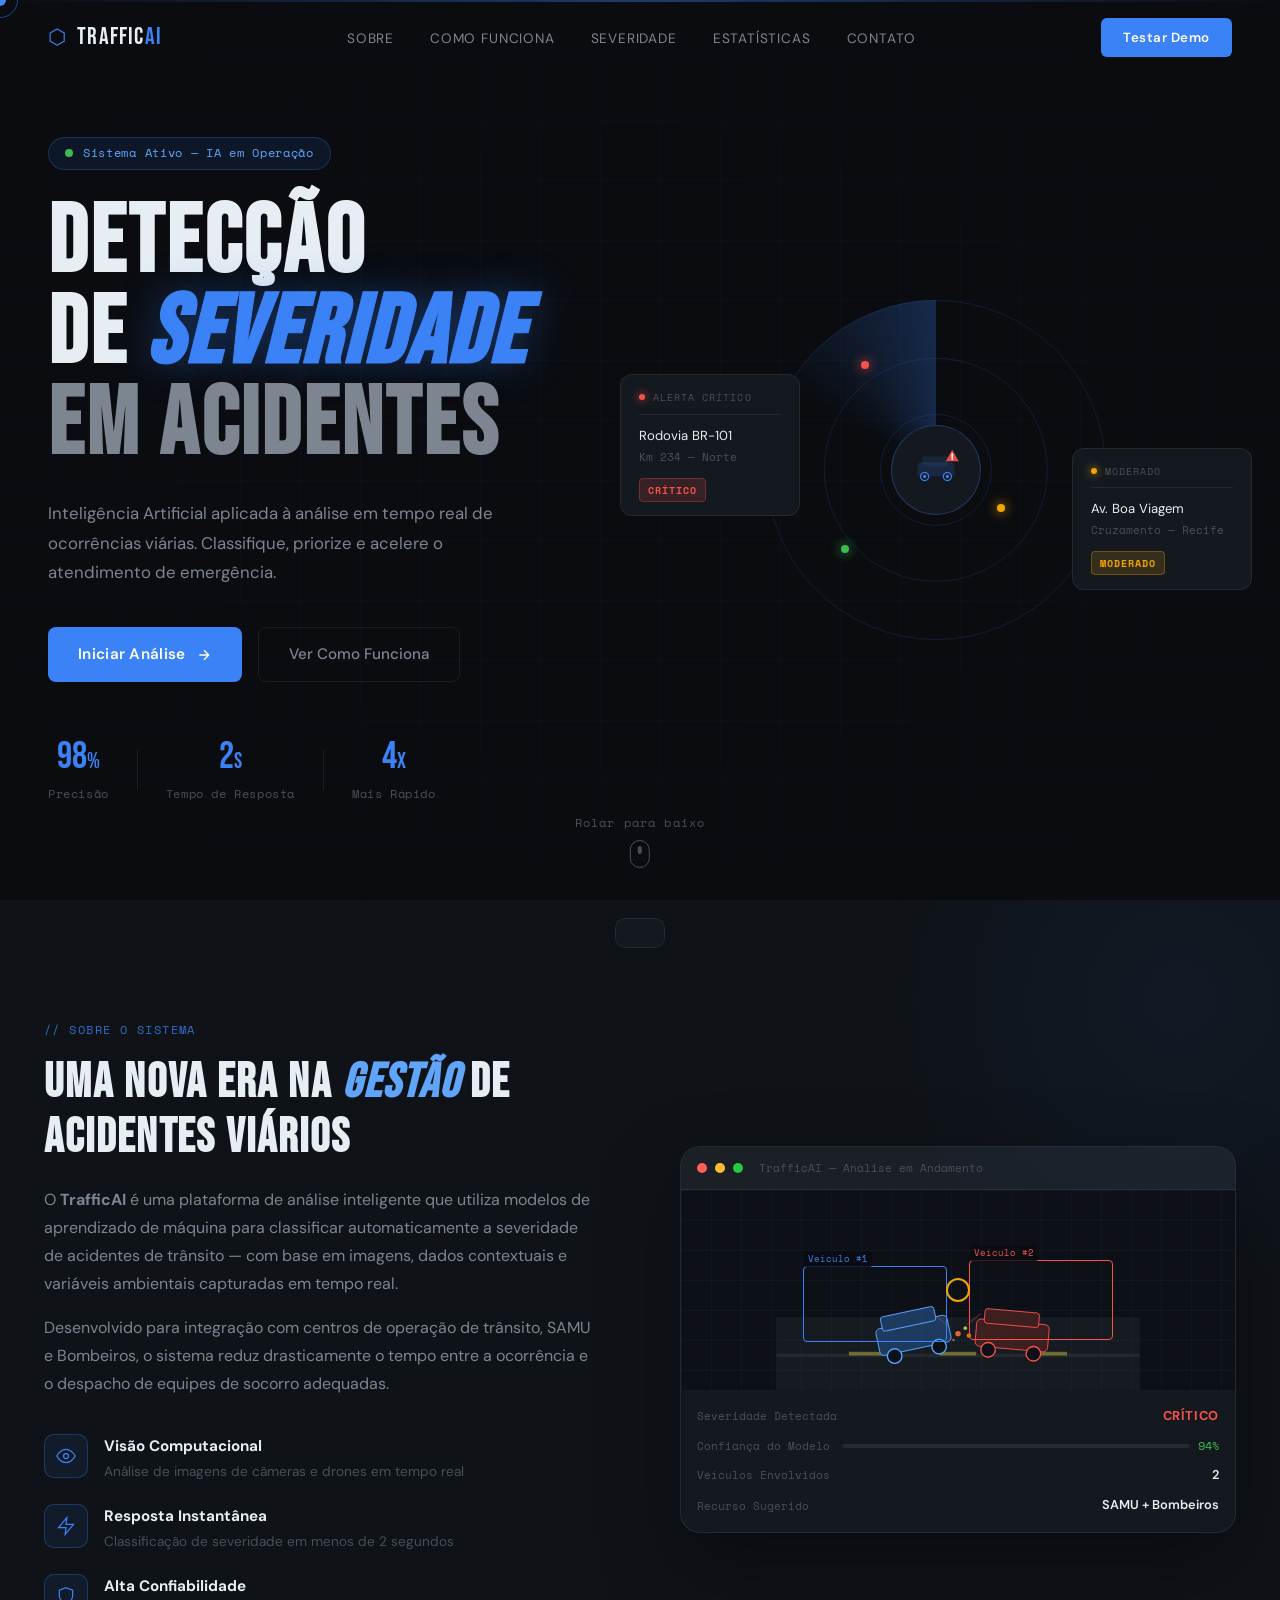
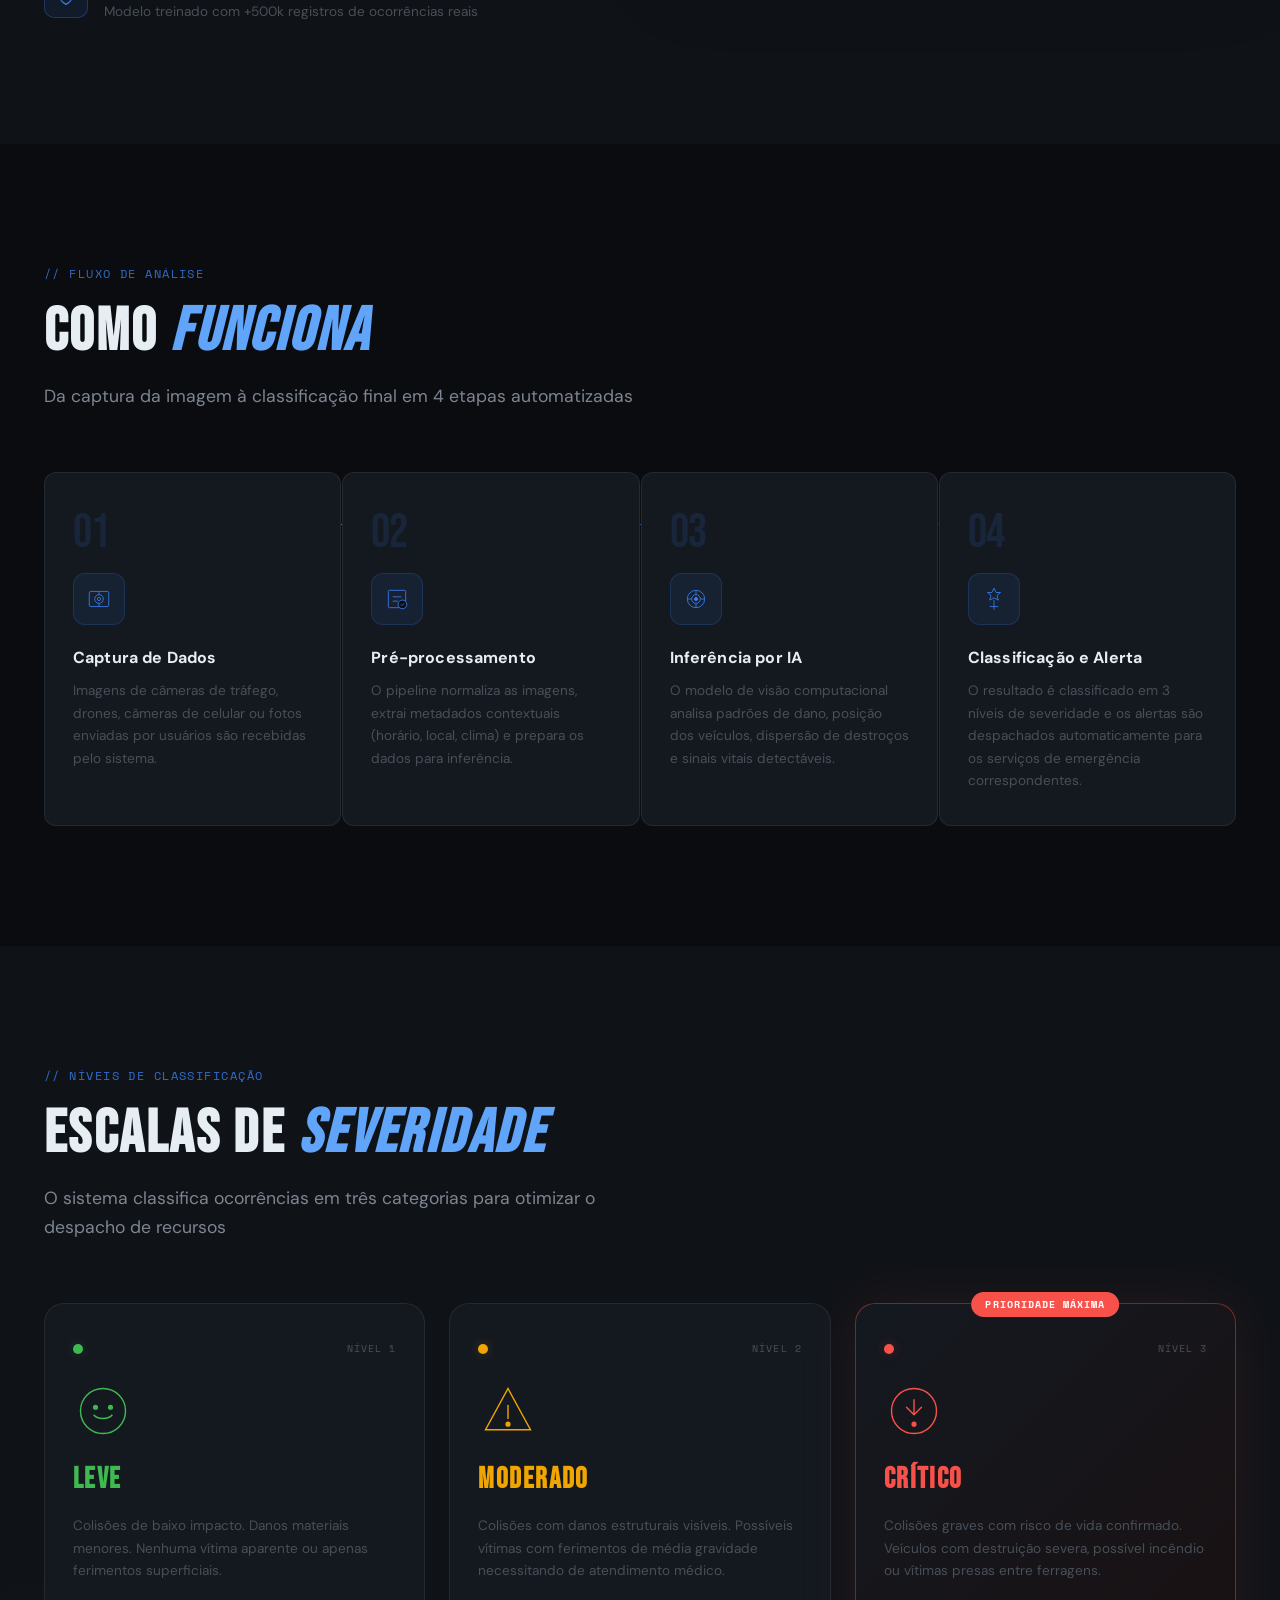
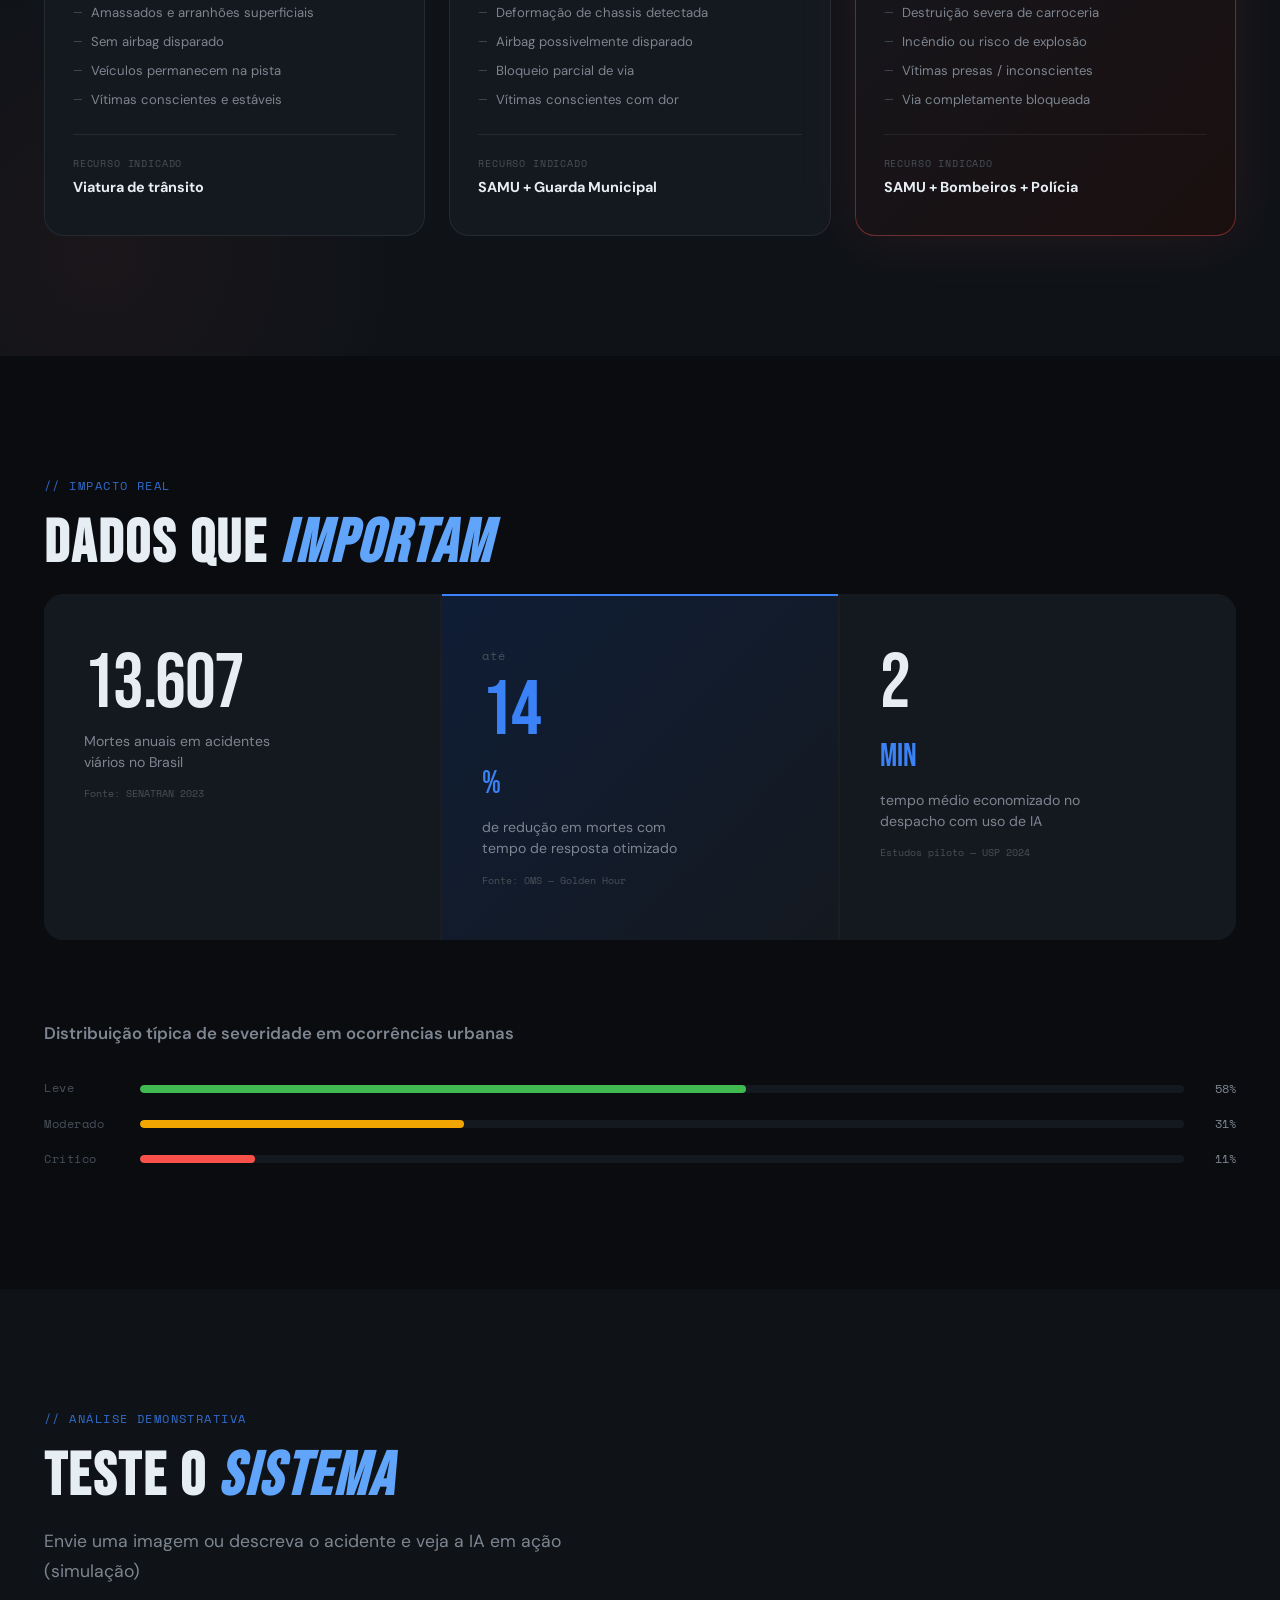
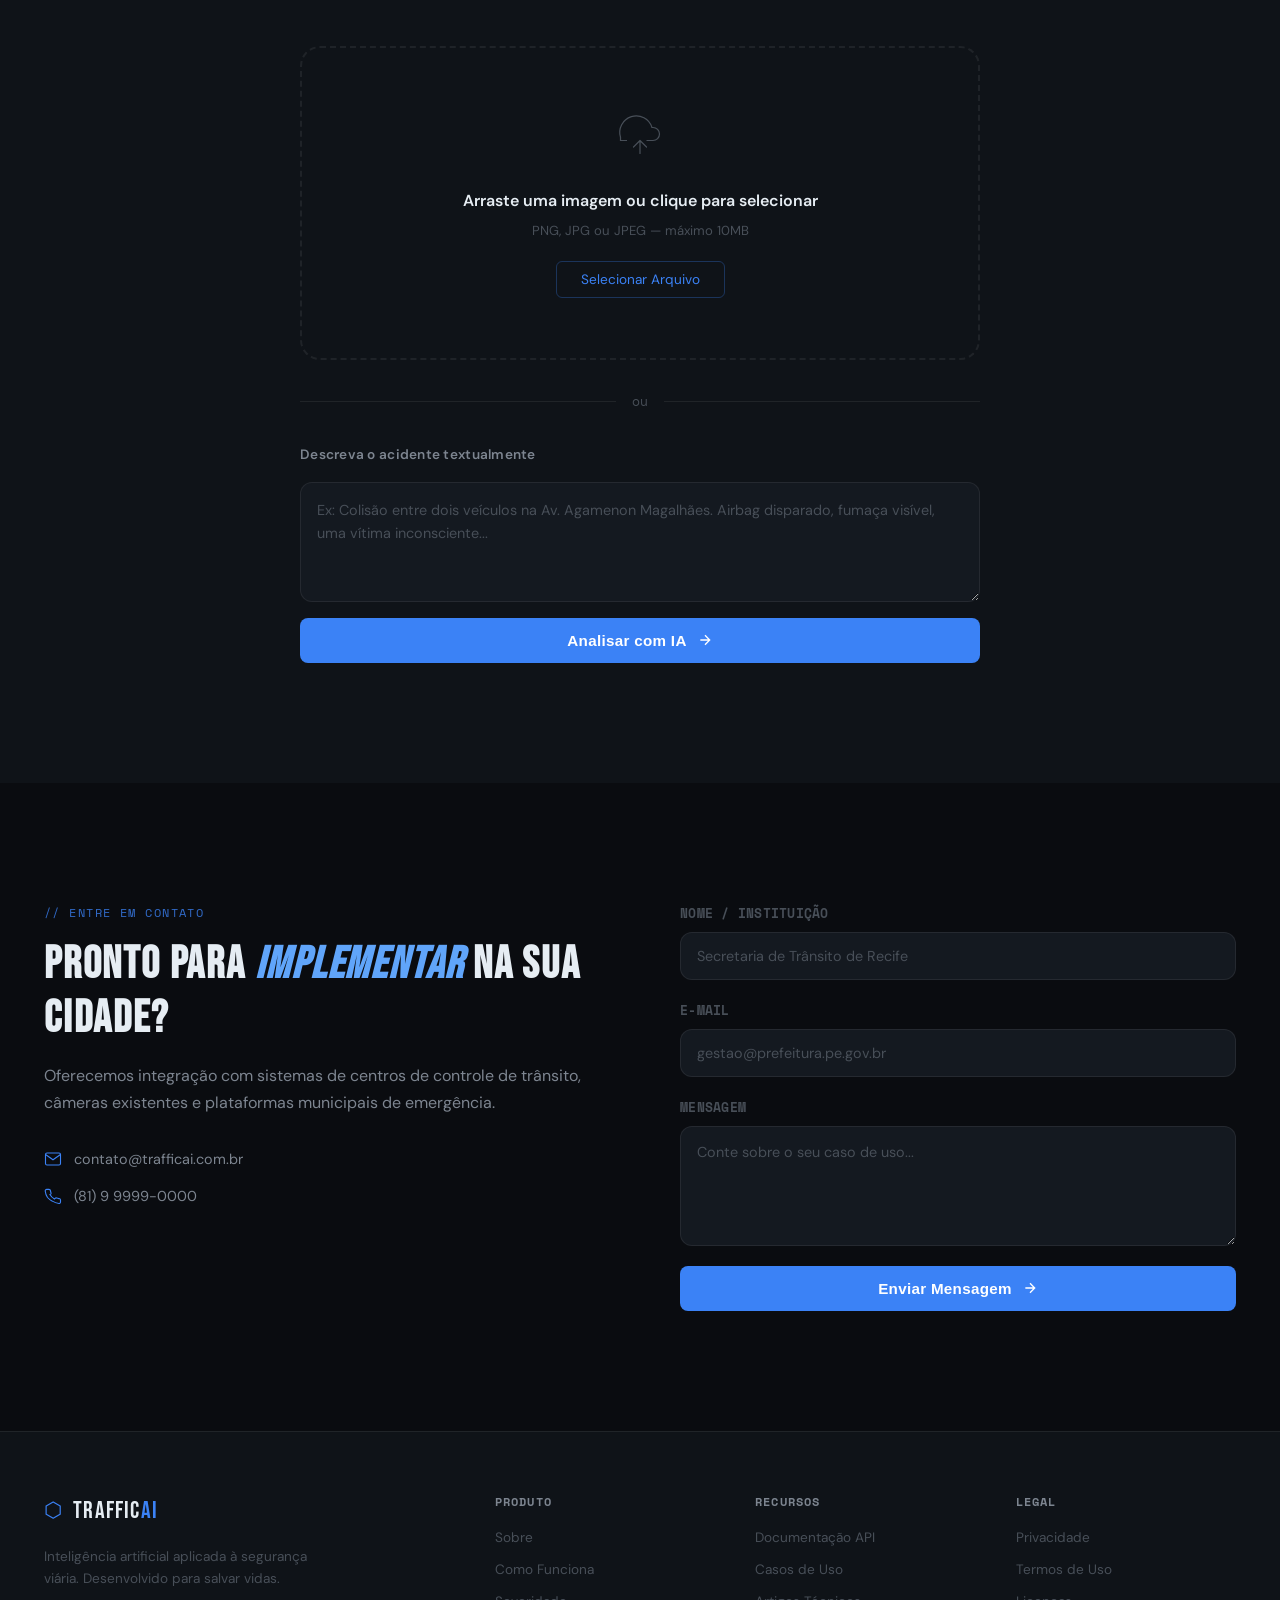
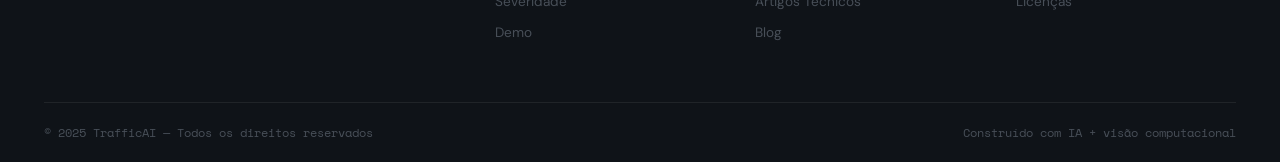
<file: Front End/index.html>
<!DOCTYPE html>
<html lang="pt-BR">
<head>
  <meta charset="UTF-8" />
  <meta name="viewport" content="width=device-width, initial-scale=1.0" />
  <title>TrafficAI — Detecção de Severidade em Acidentes</title>
  <link rel="stylesheet" href="./style.css" />
  <link rel="preconnect" href="https://fonts.googleapis.com" />
  <link rel="preconnect" href="https://fonts.gstatic.com" crossorigin />
  <link href="https://fonts.googleapis.com/css2?family=Bebas+Neue&family=DM+Sans:ital,opsz,wght@0,9..40,300;0,9..40,400;0,9..40,600;1,9..40,300&family=Space+Mono:wght@400;700&display=swap" rel="stylesheet" />
</head>
<body>

  <!-- CURSOR PERSONALIZADO -->
  <div class="cursor" id="cursor"></div>
  <div class="cursor-trail" id="cursorTrail"></div>

  <!-- NAVBAR -->
  <nav class="navbar" id="navbar">
    <div class="nav-logo">
      <span class="logo-icon">⬡</span>
      <span class="logo-text">Traffic<span class="accent">AI</span></span>
    </div>
    <ul class="nav-links">
      <li><a href="#sobre">Sobre</a></li>
      <li><a href="#como-funciona">Como Funciona</a></li>
      <li><a href="#severidade">Severidade</a></li>
      <li><a href="#estatisticas">Estatísticas</a></li>
      <li><a href="#contato">Contato</a></li>
    </ul>
    <a href="#demo" class="nav-cta">Testar Demo</a>
    <button class="hamburger" id="hamburger" aria-label="Menu">
      <span></span><span></span><span></span>
    </button>
  </nav>

  <!-- MOBILE MENU -->
  <div class="mobile-menu" id="mobileMenu">
    <ul>
      <li><a href="#sobre" onclick="closeMobileMenu()">Sobre</a></li>
      <li><a href="#como-funciona" onclick="closeMobileMenu()">Como Funciona</a></li>
      <li><a href="#severidade" onclick="closeMobileMenu()">Severidade</a></li>
      <li><a href="#estatisticas" onclick="closeMobileMenu()">Estatísticas</a></li>
      <li><a href="#contato" onclick="closeMobileMenu()">Contato</a></li>
      <li><a href="#demo" class="mobile-cta" onclick="closeMobileMenu()">Testar Demo</a></li>
    </ul>
  </div>

  <!-- ===================== HERO ===================== -->
  <section class="hero" id="inicio">
    <div class="hero-bg">
      <div class="grid-overlay"></div>
      <div class="scan-line"></div>
    </div>

    <div class="hero-content">
      <div class="hero-badge">
        <span class="badge-dot"></span>
        Sistema Ativo — IA em Operação
      </div>

      <h1 class="hero-title">
        <span class="line-1">DETECÇÃO</span>
        <span class="line-2">DE <em>SEVERIDADE</em></span>
        <span class="line-3">EM ACIDENTES</span>
      </h1>

      <p class="hero-subtitle">
        Inteligência Artificial aplicada à análise em tempo real de ocorrências viárias. 
        Classifique, priorize e acelere o atendimento de emergência.
      </p>

      <div class="hero-actions">
        <a href="#demo" class="btn-primary">
          <span>Iniciar Análise</span>
          <svg viewBox="0 0 24 24" fill="none" stroke="currentColor" stroke-width="2"><path d="M5 12h14M12 5l7 7-7 7"/></svg>
        </a>
        <a href="#como-funciona" class="btn-secondary">Ver Como Funciona</a>
      </div>

      <div class="hero-stats">
        <div class="stat-item">
          <span class="stat-number" data-target="98">0</span><span class="stat-unit">%</span>
          <span class="stat-label">Precisão</span>
        </div>
        <div class="stat-divider"></div>
        <div class="stat-item">
          <span class="stat-number" data-target="2">0</span><span class="stat-unit">s</span>
          <span class="stat-label">Tempo de Resposta</span>
        </div>
        <div class="stat-divider"></div>
        <div class="stat-item">
          <span class="stat-number" data-target="4">0</span><span class="stat-unit">x</span>
          <span class="stat-label">Mais Rápido</span>
        </div>
      </div>
    </div>

    <div class="hero-visual">
      <div class="radar-container">
        <div class="radar-ring r1"></div>
        <div class="radar-ring r2"></div>
        <div class="radar-ring r3"></div>
        <div class="radar-sweep"></div>
        <div class="radar-center">
          <div class="radar-icon">
            <svg viewBox="0 0 64 64" fill="none" xmlns="http://www.w3.org/2000/svg">
              <!-- Carro estilizado -->
              <rect x="10" y="28" width="44" height="16" rx="4" fill="var(--accent)" opacity="0.15" stroke="var(--accent)" stroke-width="1.5"/>
              <rect x="16" y="20" width="30" height="12" rx="3" fill="var(--accent)" opacity="0.1" stroke="var(--accent)" stroke-width="1.5"/>
              <circle cx="18" cy="45" r="5" fill="none" stroke="var(--accent)" stroke-width="1.5"/>
              <circle cx="46" cy="45" r="5" fill="none" stroke="var(--accent)" stroke-width="1.5"/>
              <circle cx="18" cy="45" r="2" fill="var(--accent)"/>
              <circle cx="46" cy="45" r="2" fill="var(--accent)"/>
              <!-- Sinal de alerta -->
              <path d="M52 12L60 26H44L52 12Z" fill="var(--danger)" opacity="0.9"/>
              <line x1="52" y1="17" x2="52" y2="22" stroke="white" stroke-width="2" stroke-linecap="round"/>
              <circle cx="52" cy="24" r="1" fill="white"/>
            </svg>
          </div>
        </div>
        <div class="radar-dot d1"></div>
        <div class="radar-dot d2"></div>
        <div class="radar-dot d3"></div>
      </div>

      <!-- PAINEL FLUTUANTE DE STATUS -->
      <div class="floating-panel panel-left">
        <div class="panel-header">
          <span class="panel-indicator critical"></span>
          ALERTA CRÍTICO
        </div>
        <div class="panel-body">
          <p>Rodovia BR-101</p>
          <p class="panel-location">Km 234 — Norte</p>
          <span class="severity-tag critical">CRÍTICO</span>
        </div>
      </div>

      <div class="floating-panel panel-right">
        <div class="panel-header">
          <span class="panel-indicator moderate"></span>
          MODERADO
        </div>
        <div class="panel-body">
          <p>Av. Boa Viagem</p>
          <p class="panel-location">Cruzamento — Recife</p>
          <span class="severity-tag moderate">MODERADO</span>
        </div>
      </div>
    </div>

    <div class="hero-scroll">
      <span>Rolar para baixo</span>
      <div class="scroll-arrow"></div>
    </div>
  </section>

  <!-- ===================== SOBRE ===================== -->
  <section class="sobre" id="sobre">
    <div class="container">
      <div class="section-tag">// SOBRE O SISTEMA</div>
      <div class="sobre-grid">
        <div class="sobre-text">
          <h2>Uma nova era na <em>gestão</em> de acidentes viários</h2>
          <p>
            O <strong>TrafficAI</strong> é uma plataforma de análise inteligente que utiliza modelos de aprendizado de máquina 
            para classificar automaticamente a severidade de acidentes de trânsito — com base em imagens, dados contextuais 
            e variáveis ambientais capturadas em tempo real.
          </p>
          <p>
            Desenvolvido para integração com centros de operação de trânsito, SAMU e Bombeiros, 
            o sistema reduz drasticamente o tempo entre a ocorrência e o despacho de equipes de socorro adequadas.
          </p>
          <div class="sobre-features">
            <div class="feature-item">
              <div class="feature-icon">
                <svg viewBox="0 0 24 24" fill="none" stroke="currentColor" stroke-width="1.5"><path d="M1 12s4-8 11-8 11 8 11 8-4 8-11 8-11-8-11-8z"/><circle cx="12" cy="12" r="3"/></svg>
              </div>
              <div>
                <strong>Visão Computacional</strong>
                <p>Análise de imagens de câmeras e drones em tempo real</p>
              </div>
            </div>
            <div class="feature-item">
              <div class="feature-icon">
                <svg viewBox="0 0 24 24" fill="none" stroke="currentColor" stroke-width="1.5"><polygon points="13 2 3 14 12 14 11 22 21 10 12 10 13 2"/></svg>
              </div>
              <div>
                <strong>Resposta Instantânea</strong>
                <p>Classificação de severidade em menos de 2 segundos</p>
              </div>
            </div>
            <div class="feature-item">
              <div class="feature-icon">
                <svg viewBox="0 0 24 24" fill="none" stroke="currentColor" stroke-width="1.5"><path d="M12 22s8-4 8-10V5l-8-3-8 3v7c0 6 8 10 8 10z"/></svg>
              </div>
              <div>
                <strong>Alta Confiabilidade</strong>
                <p>Modelo treinado com +500k registros de ocorrências reais</p>
              </div>
            </div>
          </div>
        </div>

        <div class="sobre-visual">
          <div class="mockup-card">
            <div class="mockup-topbar">
              <div class="dot red"></div>
              <div class="dot yellow"></div>
              <div class="dot green"></div>
              <span>TrafficAI — Análise em Andamento</span>
            </div>
            <div class="mockup-screen">
              <!-- Simulação de câmera/análise -->
              <div class="camera-feed">
                <div class="camera-overlay">
                  <div class="detection-box box1">
                    <span class="detection-label">Veículo #1</span>
                  </div>
                  <div class="detection-box box2">
                    <span class="detection-label">Veículo #2</span>
                  </div>
                  <div class="detection-circle"></div>
                </div>
                <div class="camera-grid-lines"></div>
                <!-- Cena SVG de acidente -->
                <svg class="scene-svg" viewBox="0 0 400 220" fill="none" xmlns="http://www.w3.org/2000/svg">
                  <!-- Estrada -->
                  <rect width="400" height="220" fill="#0d1117"/>
                  <rect y="140" width="400" height="80" fill="#161b22"/>
                  <rect y="180" width="400" height="4" fill="#30363d" opacity="0.5"/>
                  <!-- Faixas -->
                  <rect x="80" y="178" width="40" height="4" fill="#f0e14a" opacity="0.4"/>
                  <rect x="180" y="178" width="40" height="4" fill="#f0e14a" opacity="0.4"/>
                  <rect x="280" y="178" width="40" height="4" fill="#f0e14a" opacity="0.4"/>
                  <!-- Carro 1 (colidido, inclinado) -->
                  <g transform="rotate(-12, 150, 155)">
                    <rect x="110" y="145" width="80" height="30" rx="5" fill="#1f3a5f" stroke="#58a6ff" stroke-width="1"/>
                    <rect x="118" y="133" width="60" height="16" rx="3" fill="#1f3a5f" stroke="#58a6ff" stroke-width="1"/>
                    <circle cx="125" cy="178" r="8" fill="#0d1117" stroke="#58a6ff" stroke-width="1.5"/>
                    <circle cx="175" cy="178" r="8" fill="#0d1117" stroke="#58a6ff" stroke-width="1.5"/>
                  </g>
                  <!-- Carro 2 (colisão frontal) -->
                  <g transform="rotate(5, 260, 155)">
                    <rect x="220" y="145" width="80" height="30" rx="5" fill="#3d1f1f" stroke="#f85149" stroke-width="1"/>
                    <rect x="228" y="133" width="60" height="16" rx="3" fill="#3d1f1f" stroke="#f85149" stroke-width="1"/>
                    <circle cx="235" cy="178" r="8" fill="#0d1117" stroke="#f85149" stroke-width="1.5"/>
                    <circle cx="285" cy="178" r="8" fill="#0d1117" stroke="#f85149" stroke-width="1.5"/>
                  </g>
                  <!-- Faíscas / detritos -->
                  <circle cx="200" cy="158" r="3" fill="#ff6b35" opacity="0.9"/>
                  <circle cx="208" cy="152" r="2" fill="#f0e14a" opacity="0.8"/>
                  <circle cx="195" cy="165" r="1.5" fill="#ff6b35" opacity="0.7"/>
                  <circle cx="212" cy="160" r="2.5" fill="#ff9500" opacity="0.8"/>
                  <!-- Linhas de impacto -->
                  <line x1="190" y1="150" x2="175" y2="138" stroke="#f85149" stroke-width="1" opacity="0.5"/>
                  <line x1="210" y1="148" x2="225" y2="136" stroke="#f85149" stroke-width="1" opacity="0.5"/>
                </svg>
              </div>
              <div class="mockup-results">
                <div class="result-row">
                  <span class="result-label">Severidade Detectada</span>
                  <span class="result-value critical-text">CRÍTICO</span>
                </div>
                <div class="result-row">
                  <span class="result-label">Confiança do Modelo</span>
                  <div class="confidence-bar">
                    <div class="confidence-fill" style="width: 94%"></div>
                    <span>94%</span>
                  </div>
                </div>
                <div class="result-row">
                  <span class="result-label">Veículos Envolvidos</span>
                  <span class="result-value">2</span>
                </div>
                <div class="result-row">
                  <span class="result-label">Recurso Sugerido</span>
                  <span class="result-value">SAMU + Bombeiros</span>
                </div>
              </div>
            </div>
          </div>
        </div>
      </div>
    </div>
  </section>

  <!-- ===================== COMO FUNCIONA ===================== -->
  <section class="como-funciona" id="como-funciona">
    <div class="container">
      <div class="section-tag">// FLUXO DE ANÁLISE</div>
      <h2 class="section-title">Como <em>funciona</em></h2>
      <p class="section-subtitle">Da captura da imagem à classificação final em 4 etapas automatizadas</p>

      <div class="steps-container">
        <div class="step-connector"></div>

        <div class="step-card" data-step="01">
          <div class="step-number">01</div>
          <div class="step-icon-wrap">
            <svg viewBox="0 0 48 48" fill="none" stroke="currentColor" stroke-width="1.5">
              <rect x="6" y="10" width="36" height="28" rx="3"/>
              <circle cx="24" cy="24" r="8"/>
              <circle cx="24" cy="24" r="3"/>
              <line x1="24" y1="10" x2="24" y2="16"/>
              <line x1="24" y1="32" x2="24" y2="38"/>
            </svg>
          </div>
          <h3>Captura de Dados</h3>
          <p>Imagens de câmeras de tráfego, drones, câmeras de celular ou fotos enviadas por usuários são recebidas pelo sistema.</p>
        </div>

        <div class="step-card" data-step="02">
          <div class="step-number">02</div>
          <div class="step-icon-wrap">
            <svg viewBox="0 0 48 48" fill="none" stroke="currentColor" stroke-width="1.5">
              <rect x="8" y="8" width="32" height="32" rx="2"/>
              <path d="M16 20h16M16 28h10"/>
              <circle cx="34" cy="34" r="8" fill="var(--bg-primary)" stroke="var(--accent)"/>
              <path d="M31 34l2 2 4-4" stroke="var(--accent)"/>
            </svg>
          </div>
          <h3>Pré-processamento</h3>
          <p>O pipeline normaliza as imagens, extrai metadados contextuais (horário, local, clima) e prepara os dados para inferência.</p>
        </div>

        <div class="step-card" data-step="03">
          <div class="step-number">03</div>
          <div class="step-icon-wrap">
            <svg viewBox="0 0 48 48" fill="none" stroke="currentColor" stroke-width="1.5">
              <circle cx="24" cy="24" r="16"/>
              <circle cx="24" cy="24" r="8"/>
              <line x1="8" y1="24" x2="16" y2="24"/>
              <line x1="32" y1="24" x2="40" y2="24"/>
              <line x1="24" y1="8" x2="24" y2="16"/>
              <line x1="24" y1="32" x2="24" y2="40"/>
              <circle cx="24" cy="24" r="3" fill="var(--accent)"/>
            </svg>
          </div>
          <h3>Inferência por IA</h3>
          <p>O modelo de visão computacional analisa padrões de dano, posição dos veículos, dispersão de destroços e sinais vitais detectáveis.</p>
        </div>

        <div class="step-card" data-step="04">
          <div class="step-number">04</div>
          <div class="step-icon-wrap">
            <svg viewBox="0 0 48 48" fill="none" stroke="currentColor" stroke-width="1.5">
              <path d="M24 4l4 8h8l-6.5 5.5 2.5 8.5L24 22l-8 4 2.5-8.5L12 12h8z"/>
              <path d="M24 26v18M16 38h16"/>
            </svg>
          </div>
          <h3>Classificação e Alerta</h3>
          <p>O resultado é classificado em 3 níveis de severidade e os alertas são despachados automaticamente para os serviços de emergência correspondentes.</p>
        </div>
      </div>
    </div>
  </section>

  <!-- ===================== SEVERIDADE ===================== -->
  <section class="severidade" id="severidade">
    <div class="container">
      <div class="section-tag">// NÍVEIS DE CLASSIFICAÇÃO</div>
      <h2 class="section-title">Escalas de <em>Severidade</em></h2>
      <p class="section-subtitle">O sistema classifica ocorrências em três categorias para otimizar o despacho de recursos</p>

      <div class="severity-cards">

        <div class="sev-card leve">
          <div class="sev-header">
            <div class="sev-indicator leve-indicator"></div>
            <span class="sev-tag">NÍVEL 1</span>
          </div>
          <div class="sev-icon">
            <svg viewBox="0 0 64 64" fill="none" stroke="currentColor" stroke-width="1.5">
              <circle cx="32" cy="32" r="24"/>
              <path d="M22 36s3 4 10 4 10-4 10-4"/>
              <circle cx="24" cy="28" r="2" fill="currentColor"/>
              <circle cx="40" cy="28" r="2" fill="currentColor"/>
            </svg>
          </div>
          <h3>Leve</h3>
          <p>Colisões de baixo impacto. Danos materiais menores. Nenhuma vítima aparente ou apenas ferimentos superficiais.</p>
          <ul class="sev-criteria">
            <li>Amassados e arranhões superficiais</li>
            <li>Sem airbag disparado</li>
            <li>Veículos permanecem na pista</li>
            <li>Vítimas conscientes e estáveis</li>
          </ul>
          <div class="sev-action">
            <span class="action-label">Recurso Indicado</span>
            <span class="action-value">Viatura de trânsito</span>
          </div>
        </div>

        <div class="sev-card moderado">
          <div class="sev-header">
            <div class="sev-indicator moderado-indicator"></div>
            <span class="sev-tag">NÍVEL 2</span>
          </div>
          <div class="sev-icon">
            <svg viewBox="0 0 64 64" fill="none" stroke="currentColor" stroke-width="1.5">
              <path d="M32 8L56 52H8L32 8Z"/>
              <line x1="32" y1="26" x2="32" y2="40" stroke-linecap="round"/>
              <circle cx="32" cy="46" r="2" fill="currentColor"/>
            </svg>
          </div>
          <h3>Moderado</h3>
          <p>Colisões com danos estruturais visíveis. Possíveis vítimas com ferimentos de média gravidade necessitando de atendimento médico.</p>
          <ul class="sev-criteria">
            <li>Deformação de chassis detectada</li>
            <li>Airbag possivelmente disparado</li>
            <li>Bloqueio parcial de via</li>
            <li>Vítimas conscientes com dor</li>
          </ul>
          <div class="sev-action">
            <span class="action-label">Recurso Indicado</span>
            <span class="action-value">SAMU + Guarda Municipal</span>
          </div>
        </div>

        <div class="sev-card critico featured">
          <div class="featured-badge">PRIORIDADE MÁXIMA</div>
          <div class="sev-header">
            <div class="sev-indicator critico-indicator"></div>
            <span class="sev-tag">NÍVEL 3</span>
          </div>
          <div class="sev-icon">
            <svg viewBox="0 0 64 64" fill="none" stroke="currentColor" stroke-width="1.5">
              <circle cx="32" cy="32" r="24"/>
              <path d="M32 20v14M40 28l-8 8-8-8" stroke-linecap="round" stroke-linejoin="round"/>
              <circle cx="32" cy="46" r="2" fill="currentColor"/>
            </svg>
          </div>
          <h3>Crítico</h3>
          <p>Colisões graves com risco de vida confirmado. Veículos com destruição severa, possível incêndio ou vítimas presas entre ferragens.</p>
          <ul class="sev-criteria">
            <li>Destruição severa de carroceria</li>
            <li>Incêndio ou risco de explosão</li>
            <li>Vítimas presas / inconscientes</li>
            <li>Via completamente bloqueada</li>
          </ul>
          <div class="sev-action">
            <span class="action-label">Recurso Indicado</span>
            <span class="action-value">SAMU + Bombeiros + Polícia</span>
          </div>
        </div>

      </div>
    </div>
  </section>

  <!-- ===================== ESTATÍSTICAS ===================== -->
  <section class="estatisticas" id="estatisticas">
    <div class="container">
      <div class="section-tag">// IMPACTO REAL</div>
      <h2 class="section-title">Dados que <em>importam</em></h2>

      <div class="stats-grid">
        <div class="big-stat">
          <span class="big-number" data-target="37800">0</span>
          <span class="big-label">Mortes anuais em acidentes viários no Brasil</span>
          <span class="big-source">Fonte: SENATRAN 2023</span>
        </div>
        <div class="big-stat highlight">
          <span class="big-prefix">até</span>
          <span class="big-number" data-target="40">0</span><span class="big-suffix">%</span>
          <span class="big-label">de redução em mortes com tempo de resposta otimizado</span>
          <span class="big-source">Fonte: OMS — Golden Hour</span>
        </div>
        <div class="big-stat">
          <span class="big-number" data-target="8">0</span><span class="big-suffix">min</span>
          <span class="big-label">tempo médio economizado no despacho com uso de IA</span>
          <span class="big-source">Estudos piloto — USP 2024</span>
        </div>
      </div>

      <div class="impact-bar-section">
        <h3>Distribuição típica de severidade em ocorrências urbanas</h3>
        <div class="impact-bars">
          <div class="impact-bar-row">
            <span class="bar-label">Leve</span>
            <div class="bar-track">
              <div class="bar-fill leve-fill" data-width="58"></div>
            </div>
            <span class="bar-pct">58%</span>
          </div>
          <div class="impact-bar-row">
            <span class="bar-label">Moderado</span>
            <div class="bar-track">
              <div class="bar-fill mod-fill" data-width="31"></div>
            </div>
            <span class="bar-pct">31%</span>
          </div>
          <div class="impact-bar-row">
            <span class="bar-label">Crítico</span>
            <div class="bar-track">
              <div class="bar-fill crit-fill" data-width="11"></div>
            </div>
            <span class="bar-pct">11%</span>
          </div>
        </div>
      </div>
    </div>
  </section>

  <!-- ===================== DEMO UPLOAD ===================== -->
  <section class="demo" id="demo">
    <div class="container">
      <div class="section-tag">// ANÁLISE DEMONSTRATIVA</div>
      <h2 class="section-title">Teste o <em>Sistema</em></h2>
      <p class="section-subtitle">Envie uma imagem ou descreva o acidente e veja a IA em ação (simulação)</p>

      <div class="demo-wrapper">
        <div class="upload-area" id="uploadArea">
          <div class="upload-icon">
            <svg viewBox="0 0 64 64" fill="none" stroke="currentColor" stroke-width="1.5">
              <path d="M40 40H48a8 8 0 000-16h-1.26A16 16 0 108 36v4h8"/>
              <path d="M32 40v16M24 48l8-8 8 8" stroke-linecap="round" stroke-linejoin="round"/>
            </svg>
          </div>
          <p class="upload-title">Arraste uma imagem ou clique para selecionar</p>
          <p class="upload-sub">PNG, JPG ou JPEG — máximo 10MB</p>
          <input type="file" id="fileInput" accept="image/*" hidden />
          <button class="btn-upload" onclick="document.getElementById('fileInput').click()">Selecionar Arquivo</button>
        </div>

        <div class="demo-divider"><span>ou</span></div>

        <div class="demo-form">
          <label>Descreva o acidente textualmente</label>
          <textarea id="descInput" placeholder="Ex: Colisão entre dois veículos na Av. Agamenon Magalhães. Airbag disparado, fumaça visível, uma vítima inconsciente..."></textarea>
          <button class="btn-primary full-width" id="analyzeBtn" onclick="runDemo()">
            <span>Analisar com IA</span>
            <svg viewBox="0 0 24 24" fill="none" stroke="currentColor" stroke-width="2"><path d="M5 12h14M12 5l7 7-7 7"/></svg>
          </button>
        </div>

        <!-- RESULTADO DA DEMO -->
        <div class="demo-result" id="demoResult" style="display:none;">
          <div class="result-header">
            <span class="result-title">Resultado da Análise</span>
            <span class="result-time" id="resultTime"></span>
          </div>
          <div class="result-body">
            <div class="result-severity" id="resultSeverity"></div>
            <div class="result-details">
              <div class="detail-item">
                <span class="detail-label">Confiança</span>
                <div class="detail-bar"><div class="detail-fill" id="confBar"></div></div>
                <span class="detail-pct" id="confPct"></span>
              </div>
              <div class="detail-item">
                <span class="detail-label">Recurso sugerido</span>
                <span class="detail-val" id="suggestedResource"></span>
              </div>
              <div class="detail-item">
                <span class="detail-label">Tempo de análise</span>
                <span class="detail-val" id="analysisTime"></span>
              </div>
            </div>
          </div>
          <p class="result-disclaimer">⚠️ Este é um resultado simulado para fins de demonstração. Nenhuma IA real foi executada.</p>
        </div>
      </div>
    </div>
  </section>

  <!-- ===================== CONTATO ===================== -->
  <section class="contato" id="contato">
    <div class="container">
      <div class="contato-inner">
        <div class="contato-text">
          <div class="section-tag">// ENTRE EM CONTATO</div>
          <h2>Pronto para <em>implementar</em> na sua cidade?</h2>
          <p>
            Oferecemos integração com sistemas de centros de controle de trânsito, 
            câmeras existentes e plataformas municipais de emergência.
          </p>
          <div class="contato-info">
            <a href="mailto:contato@trafficai.com.br" class="info-link">
              <svg viewBox="0 0 24 24" fill="none" stroke="currentColor" stroke-width="1.5"><path d="M4 4h16c1.1 0 2 .9 2 2v12c0 1.1-.9 2-2 2H4c-1.1 0-2-.9-2-2V6c0-1.1.9-2 2-2z"/><polyline points="22,6 12,13 2,6"/></svg>
              contato@trafficai.com.br
            </a>
            <a href="tel:+5581999990000" class="info-link">
              <svg viewBox="0 0 24 24" fill="none" stroke="currentColor" stroke-width="1.5"><path d="M22 16.92v3a2 2 0 01-2.18 2 19.79 19.79 0 01-8.63-3.07A19.5 19.5 0 014.69 14a19.79 19.79 0 01-3.07-8.67A2 2 0 013.6 3.18h3a2 2 0 012 1.72c.127.96.361 1.903.7 2.81a2 2 0 01-.45 2.11L7.91 10.1a16 16 0 006 6l.91-.91a2 2 0 012.11-.45c.907.339 1.85.573 2.81.7A2 2 0 0122 17.42v-.5z"/></svg>
              (81) 9 9999-0000
            </a>
          </div>
        </div>
        <div class="contato-form">
          <div class="form-group">
            <label>Nome / Instituição</label>
            <input type="text" placeholder="Secretaria de Trânsito de Recife" />
          </div>
          <div class="form-group">
            <label>E-mail</label>
            <input type="email" placeholder="gestao@prefeitura.pe.gov.br" />
          </div>
          <div class="form-group">
            <label>Mensagem</label>
            <textarea placeholder="Conte sobre o seu caso de uso..."></textarea>
          </div>
          <button class="btn-primary full-width" onclick="submitContact()">
            <span>Enviar Mensagem</span>
            <svg viewBox="0 0 24 24" fill="none" stroke="currentColor" stroke-width="2"><path d="M5 12h14M12 5l7 7-7 7"/></svg>
          </button>
        </div>
      </div>
    </div>
  </section>

  <!-- ===================== FOOTER ===================== -->
  <footer class="footer">
    <div class="container">
      <div class="footer-top">
        <div class="footer-brand">
          <div class="nav-logo">
            <span class="logo-icon">⬡</span>
            <span class="logo-text">Traffic<span class="accent">AI</span></span>
          </div>
          <p>Inteligência artificial aplicada à segurança viária. Desenvolvido para salvar vidas.</p>
        </div>
        <div class="footer-links">
          <div class="footer-col">
            <h4>Produto</h4>
            <a href="#sobre">Sobre</a>
            <a href="#como-funciona">Como Funciona</a>
            <a href="#severidade">Severidade</a>
            <a href="#demo">Demo</a>
          </div>
          <div class="footer-col">
            <h4>Recursos</h4>
            <a href="#">Documentação API</a>
            <a href="#">Casos de Uso</a>
            <a href="#">Artigos Técnicos</a>
            <a href="#">Blog</a>
          </div>
          <div class="footer-col">
            <h4>Legal</h4>
            <a href="#">Privacidade</a>
            <a href="#">Termos de Uso</a>
            <a href="#">Licenças</a>
          </div>
        </div>
      </div>
      <div class="footer-bottom">
        <span>© 2025 TrafficAI — Todos os direitos reservados</span>
        <span class="footer-tech">Construído com IA + visão computacional</span>
      </div>
    </div>
  </footer>

  <!-- TOAST NOTIFICATION -->
  <div class="toast" id="toast"></div>

  <script src="./script.js"></script>
</body>
</html>
</file>
<file: Front End/style.css>
/* ==========================================
   TRAFFICAI — STYLESHEET
   ========================================== */

/* ---- RESET & BASE ---- */
*, *::before, *::after {
  box-sizing: border-box;
  margin: 0;
  padding: 0;
}

:root {
  --bg-primary: #0a0c10;
  --bg-secondary: #0f1318;
  --bg-card: #141920;
  --bg-card-hover: #1a2130;

  --accent: #3b82f6;
  --accent-light: #60a5fa;
  --accent-glow: rgba(59, 130, 246, 0.25);

  --danger: #f85149;
  --danger-glow: rgba(248, 81, 73, 0.25);

  --warning: #f0a500;
  --warning-glow: rgba(240, 165, 0, 0.25);

  --success: #3fb950;
  --success-glow: rgba(63, 185, 80, 0.2);

  --text-primary: #e6edf3;
  --text-secondary: #7d8590;
  --text-muted: #484f58;

  --border: rgba(255,255,255,0.07);
  --border-accent: rgba(59, 130, 246, 0.3);

  --font-display: 'Bebas Neue', sans-serif;
  --font-body: 'DM Sans', sans-serif;
  --font-mono: 'Space Mono', monospace;

  --radius: 12px;
  --radius-lg: 20px;
  --transition: 0.3s cubic-bezier(0.25, 0.8, 0.25, 1);
}

html { scroll-behavior: smooth; font-size: 16px; }

body {
  background: var(--bg-primary);
  color: var(--text-primary);
  font-family: var(--font-body);
  line-height: 1.6;
  cursor: none;
  overflow-x: hidden;
}

a { text-decoration: none; color: inherit; }
ul { list-style: none; }
img { max-width: 100%; display: block; }

em {
  font-style: italic;
  color: var(--accent-light);
}

.container {
  max-width: 1240px;
  margin: 0 auto;
  padding: 0 24px;
}

/* ==========================================
   CURSOR PERSONALIZADO
   ========================================== */
.cursor {
  width: 12px;
  height: 12px;
  background: var(--accent);
  border-radius: 50%;
  position: fixed;
  pointer-events: none;
  z-index: 9999;
  transform: translate(-50%, -50%);
  transition: transform 0.1s, background 0.2s;
  mix-blend-mode: screen;
}

.cursor-trail {
  width: 36px;
  height: 36px;
  border: 1.5px solid rgba(59, 130, 246, 0.5);
  border-radius: 50%;
  position: fixed;
  pointer-events: none;
  z-index: 9998;
  transform: translate(-50%, -50%);
  transition: left 0.12s ease-out, top 0.12s ease-out;
}

body:hover .cursor { opacity: 1; }

/* ==========================================
   NAVBAR
   ========================================== */
.navbar {
  position: fixed;
  top: 0; left: 0; right: 0;
  z-index: 1000;
  display: flex;
  align-items: center;
  justify-content: space-between;
  padding: 18px 48px;
  background: transparent;
  transition: background var(--transition), backdrop-filter var(--transition), border-bottom var(--transition);
}

.navbar.scrolled {
  background: rgba(10, 12, 16, 0.88);
  backdrop-filter: blur(20px);
  border-bottom: 1px solid var(--border);
}

.nav-logo {
  display: flex;
  align-items: center;
  gap: 10px;
  font-family: var(--font-display);
  font-size: 1.5rem;
  letter-spacing: 0.05em;
}

.logo-icon {
  color: var(--accent);
  font-size: 1.3rem;
  animation: spin-slow 8s linear infinite;
}

@keyframes spin-slow {
  from { transform: rotate(0deg); }
  to { transform: rotate(360deg); }
}

.accent { color: var(--accent); }

.nav-links {
  display: flex;
  gap: 36px;
}

.nav-links a {
  font-size: 0.85rem;
  font-weight: 400;
  color: var(--text-secondary);
  letter-spacing: 0.06em;
  text-transform: uppercase;
  transition: color var(--transition);
  position: relative;
}

.nav-links a::after {
  content: '';
  position: absolute;
  bottom: -4px; left: 0;
  width: 0; height: 1px;
  background: var(--accent);
  transition: width var(--transition);
}

.nav-links a:hover { color: var(--text-primary); }
.nav-links a:hover::after { width: 100%; }

.nav-cta {
  background: var(--accent);
  color: #fff;
  padding: 9px 22px;
  border-radius: 6px;
  font-size: 0.83rem;
  font-weight: 600;
  letter-spacing: 0.04em;
  transition: background var(--transition), transform var(--transition), box-shadow var(--transition);
}

.nav-cta:hover {
  background: var(--accent-light);
  transform: translateY(-1px);
  box-shadow: 0 4px 20px var(--accent-glow);
}

.hamburger {
  display: none;
  flex-direction: column;
  gap: 5px;
  background: none;
  border: none;
  cursor: pointer;
  padding: 4px;
}

.hamburger span {
  display: block;
  width: 24px;
  height: 2px;
  background: var(--text-primary);
  transition: var(--transition);
}

.hamburger.active span:nth-child(1) { transform: translateY(7px) rotate(45deg); }
.hamburger.active span:nth-child(2) { opacity: 0; }
.hamburger.active span:nth-child(3) { transform: translateY(-7px) rotate(-45deg); }

/* MOBILE MENU */
.mobile-menu {
  position: fixed;
  top: 0; left: 0; right: 0; bottom: 0;
  background: var(--bg-primary);
  z-index: 999;
  display: flex;
  align-items: center;
  justify-content: center;
  opacity: 0;
  pointer-events: none;
  transition: opacity var(--transition);
}

.mobile-menu.open {
  opacity: 1;
  pointer-events: all;
}

.mobile-menu ul {
  display: flex;
  flex-direction: column;
  gap: 28px;
  text-align: center;
}

.mobile-menu a {
  font-family: var(--font-display);
  font-size: 2.2rem;
  letter-spacing: 0.08em;
  color: var(--text-primary);
  transition: color var(--transition);
}

.mobile-menu a:hover { color: var(--accent); }

.mobile-cta {
  background: var(--accent) !important;
  padding: 12px 40px;
  border-radius: 8px;
  font-size: 1.5rem !important;
}

/* ==========================================
   SECTION SHARED
   ========================================== */
.section-tag {
  font-family: var(--font-mono);
  font-size: 0.75rem;
  color: var(--accent);
  letter-spacing: 0.12em;
  text-transform: uppercase;
  margin-bottom: 16px;
  opacity: 0.8;
}

.section-title {
  font-family: var(--font-display);
  font-size: clamp(2.2rem, 5vw, 3.8rem);
  letter-spacing: 0.04em;
  color: var(--text-primary);
  line-height: 1.1;
  margin-bottom: 16px;
}

.section-subtitle {
  color: var(--text-secondary);
  font-size: 1.1rem;
  max-width: 600px;
  margin-bottom: 60px;
  line-height: 1.7;
}

/* BUTTONS */
.btn-primary {
  display: inline-flex;
  align-items: center;
  gap: 10px;
  background: var(--accent);
  color: #fff;
  padding: 14px 30px;
  border-radius: 8px;
  font-weight: 600;
  font-size: 0.95rem;
  letter-spacing: 0.02em;
  border: none;
  cursor: pointer;
  transition: background var(--transition), transform var(--transition), box-shadow var(--transition);
}

.btn-primary:hover {
  background: var(--accent-light);
  transform: translateY(-2px);
  box-shadow: 0 8px 32px var(--accent-glow);
}

.btn-primary svg { width: 16px; transition: transform var(--transition); }
.btn-primary:hover svg { transform: translateX(4px); }

.btn-secondary {
  display: inline-flex;
  align-items: center;
  padding: 14px 30px;
  border-radius: 8px;
  font-weight: 500;
  font-size: 0.95rem;
  border: 1px solid var(--border);
  color: var(--text-secondary);
  transition: border-color var(--transition), color var(--transition), background var(--transition);
  cursor: pointer;
}

.btn-secondary:hover {
  border-color: var(--accent);
  color: var(--accent);
  background: rgba(59,130,246,0.05);
}

.full-width { width: 100%; justify-content: center; }

/* ==========================================
   HERO
   ========================================== */
.hero {
  position: relative;
  min-height: 100vh;
  display: flex;
  align-items: center;
  overflow: hidden;
  padding: 100px 48px 60px;
}

.hero-bg {
  position: absolute;
  inset: 0;
  z-index: 0;
}

.grid-overlay {
  position: absolute;
  inset: 0;
  background-image:
    linear-gradient(rgba(59,130,246,0.04) 1px, transparent 1px),
    linear-gradient(90deg, rgba(59,130,246,0.04) 1px, transparent 1px);
  background-size: 60px 60px;
  mask-image: radial-gradient(ellipse at center, black 40%, transparent 80%);
}

.scan-line {
  position: absolute;
  left: 0; right: 0;
  height: 2px;
  background: linear-gradient(90deg, transparent, rgba(59,130,246,0.4), transparent);
  animation: scan 4s linear infinite;
}

@keyframes scan {
  from { top: -2px; }
  to { top: 100%; }
}

.hero-content {
  position: relative;
  z-index: 2;
  max-width: 600px;
  flex: 1;
}

.hero-badge {
  display: inline-flex;
  align-items: center;
  gap: 10px;
  background: rgba(59,130,246,0.1);
  border: 1px solid rgba(59,130,246,0.25);
  padding: 6px 16px;
  border-radius: 100px;
  font-family: var(--font-mono);
  font-size: 0.72rem;
  color: var(--accent-light);
  letter-spacing: 0.06em;
  margin-bottom: 28px;
}

.badge-dot {
  width: 8px; height: 8px;
  background: var(--success);
  border-radius: 50%;
  animation: pulse-dot 2s ease-in-out infinite;
}

@keyframes pulse-dot {
  0%, 100% { box-shadow: 0 0 0 0 rgba(63,185,80,0.5); }
  50% { box-shadow: 0 0 0 6px rgba(63,185,80,0); }
}

.hero-title {
  font-family: var(--font-display);
  font-size: clamp(3.5rem, 8vw, 6rem);
  line-height: 0.95;
  letter-spacing: 0.03em;
  margin-bottom: 28px;
}

.hero-title .line-1 { display: block; color: var(--text-primary); }
.hero-title .line-2 {
  display: block;
  color: var(--text-primary);
}
.hero-title .line-2 em {
  font-style: italic;
  color: var(--accent);
  -webkit-text-stroke: 1px var(--accent);
  text-shadow: 0 0 40px rgba(59,130,246,0.4);
}
.hero-title .line-3 {
  display: block;
  color: var(--text-secondary);
}

.hero-subtitle {
  font-size: 1.05rem;
  color: var(--text-secondary);
  line-height: 1.75;
  margin-bottom: 40px;
  max-width: 480px;
}

.hero-actions {
  display: flex;
  gap: 16px;
  flex-wrap: wrap;
  margin-bottom: 56px;
}

.hero-stats {
  display: flex;
  align-items: center;
  gap: 0;
}

.stat-item {
  padding: 0 28px;
  text-align: center;
}

.stat-item:first-child { padding-left: 0; }

.stat-number {
  font-family: var(--font-display);
  font-size: 2.4rem;
  color: var(--accent);
  line-height: 1;
}

.stat-unit {
  font-family: var(--font-display);
  font-size: 1.4rem;
  color: var(--accent);
}

.stat-label {
  display: block;
  font-size: 0.75rem;
  color: var(--text-muted);
  font-family: var(--font-mono);
  margin-top: 4px;
  letter-spacing: 0.05em;
}

.stat-divider {
  width: 1px;
  height: 40px;
  background: var(--border);
}

/* HERO VISUAL */
.hero-visual {
  position: relative;
  flex: 1;
  display: flex;
  justify-content: center;
  align-items: center;
  min-height: 480px;
  z-index: 2;
}

.radar-container {
  position: relative;
  width: 340px;
  height: 340px;
}

.radar-ring {
  position: absolute;
  border-radius: 50%;
  border: 1px solid rgba(59,130,246,0.15);
  top: 50%; left: 50%;
  transform: translate(-50%,-50%);
}
.r1 { width: 100%; height: 100%; animation: radar-pulse 3s ease-out infinite; }
.r2 { width: 66%; height: 66%; animation: radar-pulse 3s 1s ease-out infinite; }
.r3 { width: 33%; height: 33%; animation: radar-pulse 3s 2s ease-out infinite; }

@keyframes radar-pulse {
  0% { border-color: rgba(59,130,246,0.35); }
  100% { border-color: rgba(59,130,246,0.04); }
}

.radar-sweep {
  position: absolute;
  inset: 0;
  border-radius: 50%;
  background: conic-gradient(from 0deg, transparent 300deg, rgba(59,130,246,0.25) 360deg);
  animation: sweep 3s linear infinite;
}

@keyframes sweep {
  from { transform: rotate(0deg); }
  to { transform: rotate(360deg); }
}

.radar-center {
  position: absolute;
  top: 50%; left: 50%;
  transform: translate(-50%,-50%);
  width: 90px; height: 90px;
  background: var(--bg-card);
  border: 1px solid var(--border-accent);
  border-radius: 50%;
  display: flex;
  align-items: center;
  justify-content: center;
  z-index: 3;
}

.radar-icon svg { width: 52px; height: 52px; }

.radar-dot {
  position: absolute;
  width: 8px; height: 8px;
  border-radius: 50%;
  background: var(--danger);
  box-shadow: 0 0 12px var(--danger);
}

.d1 { top: 18%; left: 28%; animation: blink 2.5s ease-in-out infinite; }
.d2 { top: 60%; left: 68%; background: var(--warning); box-shadow: 0 0 12px var(--warning); animation: blink 2s 0.8s ease-in-out infinite; }
.d3 { top: 72%; left: 22%; background: var(--success); box-shadow: 0 0 12px var(--success); animation: blink 3s 1.5s ease-in-out infinite; }

@keyframes blink {
  0%, 100% { opacity: 1; transform: scale(1); }
  50% { opacity: 0.4; transform: scale(0.6); }
}

/* FLOATING PANELS */
.floating-panel {
  position: absolute;
  background: var(--bg-card);
  border: 1px solid var(--border);
  border-radius: var(--radius);
  padding: 14px 18px;
  min-width: 180px;
  backdrop-filter: blur(10px);
  z-index: 10;
}

.panel-left {
  left: -20px;
  top: 30%;
  animation: float-left 4s ease-in-out infinite;
}

.panel-right {
  right: -20px;
  bottom: 25%;
  animation: float-right 4s 2s ease-in-out infinite;
}

@keyframes float-left {
  0%, 100% { transform: translateY(0); }
  50% { transform: translateY(-8px); }
}

@keyframes float-right {
  0%, 100% { transform: translateY(0); }
  50% { transform: translateY(8px); }
}

.panel-header {
  display: flex;
  align-items: center;
  gap: 8px;
  font-family: var(--font-mono);
  font-size: 0.65rem;
  letter-spacing: 0.1em;
  color: var(--text-muted);
  text-transform: uppercase;
  margin-bottom: 10px;
  padding-bottom: 8px;
  border-bottom: 1px solid var(--border);
}

.panel-indicator {
  width: 6px; height: 6px;
  border-radius: 50%;
}

.panel-indicator.critical { background: var(--danger); box-shadow: 0 0 8px var(--danger); animation: pulse-dot 1.5s infinite; }
.panel-indicator.moderate { background: var(--warning); box-shadow: 0 0 8px var(--warning); animation: pulse-dot 2s infinite; }

.panel-body p {
  font-size: 0.82rem;
  color: var(--text-primary);
  margin-bottom: 2px;
}

.panel-location {
  color: var(--text-muted) !important;
  font-family: var(--font-mono);
  font-size: 0.7rem !important;
  margin-bottom: 10px !important;
}

.severity-tag {
  font-family: var(--font-mono);
  font-size: 0.65rem;
  letter-spacing: 0.1em;
  padding: 3px 8px;
  border-radius: 4px;
  font-weight: 700;
}

.severity-tag.critical { background: rgba(248,81,73,0.15); color: var(--danger); border: 1px solid rgba(248,81,73,0.3); }
.severity-tag.moderate { background: rgba(240,165,0,0.15); color: var(--warning); border: 1px solid rgba(240,165,0,0.3); }

/* HERO SCROLL */
.hero-scroll {
  position: absolute;
  bottom: 32px; left: 50%;
  transform: translateX(-50%);
  display: flex;
  flex-direction: column;
  align-items: center;
  gap: 8px;
  color: var(--text-muted);
  font-size: 0.72rem;
  font-family: var(--font-mono);
  letter-spacing: 0.1em;
  z-index: 2;
}

.scroll-arrow {
  width: 20px; height: 28px;
  border: 1.5px solid var(--text-muted);
  border-radius: 10px;
  position: relative;
}

.scroll-arrow::after {
  content: '';
  position: absolute;
  top: 5px; left: 50%;
  transform: translateX(-50%);
  width: 4px; height: 8px;
  background: var(--text-muted);
  border-radius: 2px;
  animation: scroll-down 2s ease-in-out infinite;
}

@keyframes scroll-down {
  0% { top: 5px; opacity: 1; }
  100% { top: 14px; opacity: 0; }
}

/* ==========================================
   SOBRE
   ========================================== */
.sobre {
  padding: 120px 0;
  background: var(--bg-secondary);
  position: relative;
  overflow: hidden;
}

.sobre::before {
  content: '';
  position: absolute;
  top: -200px; right: -200px;
  width: 600px; height: 600px;
  background: radial-gradient(circle, rgba(59,130,246,0.06) 0%, transparent 70%);
  pointer-events: none;
}

.sobre-grid {
  display: grid;
  grid-template-columns: 1fr 1fr;
  gap: 80px;
  align-items: center;
}

.sobre-text h2 {
  font-family: var(--font-display);
  font-size: clamp(2rem, 4vw, 3rem);
  letter-spacing: 0.04em;
  line-height: 1.15;
  margin-bottom: 20px;
}

.sobre-text p {
  color: var(--text-secondary);
  line-height: 1.75;
  margin-bottom: 16px;
}

.sobre-features {
  margin-top: 36px;
  display: flex;
  flex-direction: column;
  gap: 20px;
}

.feature-item {
  display: flex;
  gap: 16px;
  align-items: flex-start;
}

.feature-icon {
  flex-shrink: 0;
  width: 44px; height: 44px;
  background: rgba(59,130,246,0.08);
  border: 1px solid var(--border-accent);
  border-radius: 10px;
  display: flex;
  align-items: center;
  justify-content: center;
}

.feature-icon svg { width: 20px; height: 20px; color: var(--accent); }

.feature-item strong {
  display: block;
  font-size: 0.95rem;
  margin-bottom: 2px;
}

.feature-item p {
  margin: 0;
  font-size: 0.85rem;
  color: var(--text-muted);
}

/* MOCKUP CARD */
.mockup-card {
  background: var(--bg-card);
  border: 1px solid var(--border);
  border-radius: var(--radius-lg);
  overflow: hidden;
  box-shadow: 0 32px 80px rgba(0,0,0,0.4);
}

.mockup-topbar {
  display: flex;
  align-items: center;
  gap: 8px;
  padding: 12px 16px;
  background: rgba(255,255,255,0.03);
  border-bottom: 1px solid var(--border);
  font-family: var(--font-mono);
  font-size: 0.7rem;
  color: var(--text-muted);
}

.dot {
  width: 10px; height: 10px;
  border-radius: 50%;
}
.dot.red { background: #ff5f57; }
.dot.yellow { background: #febc2e; }
.dot.green { background: #28c840; }

.mockup-topbar span { margin-left: 8px; }

.camera-feed {
  position: relative;
  height: 200px;
  overflow: hidden;
  background: #0d1117;
}

.scene-svg {
  width: 100%;
  height: 100%;
}

.camera-overlay {
  position: absolute;
  inset: 0;
}

.camera-grid-lines {
  position: absolute;
  inset: 0;
  background-image:
    linear-gradient(rgba(59,130,246,0.05) 1px, transparent 1px),
    linear-gradient(90deg, rgba(59,130,246,0.05) 1px, transparent 1px);
  background-size: 30px 30px;
  pointer-events: none;
}

.detection-box {
  position: absolute;
  border: 1.5px solid;
  border-radius: 4px;
  padding: 2px 6px;
  animation: box-pulse 2s ease-in-out infinite;
}

.box1 {
  top: 38%; left: 22%;
  width: 26%; height: 38%;
  border-color: var(--accent);
}

.box2 {
  top: 35%; left: 52%;
  width: 26%; height: 40%;
  border-color: var(--danger);
  animation-delay: 0.5s;
}

@keyframes box-pulse {
  0%, 100% { opacity: 1; }
  50% { opacity: 0.6; }
}

.detection-label {
  font-family: var(--font-mono);
  font-size: 0.55rem;
  color: var(--accent);
  background: rgba(10,12,16,0.8);
  padding: 1px 4px;
  border-radius: 2px;
  position: absolute;
  top: -16px; left: 0;
}

.box2 .detection-label { color: var(--danger); }

.detection-circle {
  position: absolute;
  top: 50%; left: 50%;
  transform: translate(-50%,-50%);
  width: 24px; height: 24px;
  border: 2px solid var(--warning);
  border-radius: 50%;
  animation: circle-scan 1.5s ease-in-out infinite;
}

@keyframes circle-scan {
  0%, 100% { transform: translate(-50%,-50%) scale(1); opacity: 1; }
  50% { transform: translate(-50%,-50%) scale(1.5); opacity: 0; }
}

.mockup-results {
  padding: 16px;
  display: flex;
  flex-direction: column;
  gap: 10px;
}

.result-row {
  display: flex;
  align-items: center;
  justify-content: space-between;
  font-size: 0.8rem;
  gap: 12px;
}

.result-label {
  color: var(--text-muted);
  font-family: var(--font-mono);
  font-size: 0.7rem;
}

.result-value { font-weight: 600; }
.critical-text { color: var(--danger); font-weight: 700; letter-spacing: 0.05em; }

.confidence-bar {
  display: flex;
  align-items: center;
  gap: 8px;
  flex: 1;
}

.confidence-bar > div {
  flex: 1;
  height: 4px;
  background: var(--border);
  border-radius: 2px;
  overflow: hidden;
}

.confidence-fill {
  height: 100%;
  background: var(--success);
  border-radius: 2px;
}

.confidence-bar span {
  font-size: 0.72rem;
  color: var(--success);
  font-family: var(--font-mono);
}

/* ==========================================
   COMO FUNCIONA
   ========================================== */
.como-funciona {
  padding: 120px 0;
  background: var(--bg-primary);
}

.steps-container {
  display: grid;
  grid-template-columns: repeat(4, 1fr);
  gap: 1px;
  position: relative;
}

.step-connector {
  position: absolute;
  top: 52px;
  left: calc(12.5% + 20px);
  right: calc(12.5% + 20px);
  height: 1px;
  background: linear-gradient(90deg, var(--accent), rgba(59,130,246,0.2));
  z-index: 0;
}

.step-card {
  position: relative;
  background: var(--bg-card);
  border: 1px solid var(--border);
  border-radius: var(--radius);
  padding: 36px 28px 32px;
  z-index: 1;
  transition: border-color var(--transition), transform var(--transition), box-shadow var(--transition);
}

.step-card:hover {
  border-color: var(--border-accent);
  transform: translateY(-4px);
  box-shadow: 0 20px 60px rgba(0,0,0,0.3);
}

.step-number {
  font-family: var(--font-display);
  font-size: 3rem;
  color: rgba(59,130,246,0.12);
  line-height: 1;
  margin-bottom: 16px;
  letter-spacing: -0.02em;
}

.step-icon-wrap {
  width: 52px; height: 52px;
  background: rgba(59,130,246,0.08);
  border: 1px solid rgba(59,130,246,0.2);
  border-radius: 12px;
  display: flex;
  align-items: center;
  justify-content: center;
  margin-bottom: 20px;
  color: var(--accent);
}

.step-icon-wrap svg { width: 26px; height: 26px; }

.step-card h3 {
  font-size: 1rem;
  font-weight: 700;
  margin-bottom: 10px;
  letter-spacing: 0.01em;
}

.step-card p {
  font-size: 0.85rem;
  color: var(--text-muted);
  line-height: 1.65;
}

/* ==========================================
   SEVERIDADE
   ========================================== */
.severidade {
  padding: 120px 0;
  background: var(--bg-secondary);
  position: relative;
  overflow: hidden;
}

.severidade::before {
  content: '';
  position: absolute;
  bottom: -200px; left: -200px;
  width: 600px; height: 600px;
  background: radial-gradient(circle, rgba(248,81,73,0.05) 0%, transparent 70%);
  pointer-events: none;
}

.severity-cards {
  display: grid;
  grid-template-columns: repeat(3, 1fr);
  gap: 24px;
  align-items: start;
}

.sev-card {
  background: var(--bg-card);
  border: 1px solid var(--border);
  border-radius: var(--radius-lg);
  padding: 36px 28px;
  position: relative;
  transition: transform var(--transition), box-shadow var(--transition);
}

.sev-card:hover {
  transform: translateY(-6px);
  box-shadow: 0 24px 60px rgba(0,0,0,0.3);
}

.sev-card.featured {
  border-color: rgba(248,81,73,0.4);
  background: linear-gradient(135deg, #141920, #1a0f0f);
  box-shadow: 0 0 60px rgba(248,81,73,0.1);
}

.featured-badge {
  position: absolute;
  top: -12px; left: 50%;
  transform: translateX(-50%);
  background: var(--danger);
  color: #fff;
  font-size: 0.65rem;
  font-weight: 700;
  letter-spacing: 0.1em;
  padding: 4px 14px;
  border-radius: 100px;
  white-space: nowrap;
  font-family: var(--font-mono);
}

.sev-header {
  display: flex;
  align-items: center;
  justify-content: space-between;
  margin-bottom: 24px;
}

.sev-indicator {
  width: 10px; height: 10px;
  border-radius: 50%;
}

.leve-indicator { background: var(--success); box-shadow: 0 0 12px var(--success-glow); }
.moderado-indicator { background: var(--warning); box-shadow: 0 0 12px var(--warning-glow); animation: pulse-dot 2s infinite; }
.critico-indicator { background: var(--danger); box-shadow: 0 0 12px var(--danger-glow); animation: pulse-dot 1.2s infinite; }

.sev-tag {
  font-family: var(--font-mono);
  font-size: 0.65rem;
  color: var(--text-muted);
  letter-spacing: 0.1em;
}

.sev-icon {
  width: 60px; height: 60px;
  margin-bottom: 16px;
}

.leve .sev-icon { color: var(--success); }
.moderado .sev-icon { color: var(--warning); }
.critico .sev-icon { color: var(--danger); }

.sev-card h3 {
  font-family: var(--font-display);
  font-size: 1.8rem;
  letter-spacing: 0.05em;
  margin-bottom: 12px;
}

.leve h3 { color: var(--success); }
.moderado h3 { color: var(--warning); }
.critico h3 { color: var(--danger); }

.sev-card > p {
  font-size: 0.85rem;
  color: var(--text-muted);
  line-height: 1.65;
  margin-bottom: 20px;
}

.sev-criteria {
  display: flex;
  flex-direction: column;
  gap: 8px;
  margin-bottom: 24px;
}

.sev-criteria li {
  display: flex;
  align-items: center;
  gap: 8px;
  font-size: 0.82rem;
  color: var(--text-secondary);
}

.sev-criteria li::before {
  content: '—';
  color: var(--text-muted);
  font-size: 0.7rem;
}

.sev-action {
  padding-top: 20px;
  border-top: 1px solid var(--border);
  display: flex;
  flex-direction: column;
  gap: 4px;
}

.action-label {
  font-family: var(--font-mono);
  font-size: 0.65rem;
  color: var(--text-muted);
  letter-spacing: 0.08em;
  text-transform: uppercase;
}

.action-value {
  font-weight: 700;
  font-size: 0.9rem;
}

/* ==========================================
   ESTATÍSTICAS
   ========================================== */
.estatisticas {
  padding: 120px 0;
  background: var(--bg-primary);
}

.stats-grid {
  display: grid;
  grid-template-columns: repeat(3, 1fr);
  gap: 2px;
  margin-bottom: 80px;
  background: var(--border);
  border-radius: var(--radius-lg);
  overflow: hidden;
}

.big-stat {
  background: var(--bg-card);
  padding: 52px 40px;
  display: flex;
  flex-direction: column;
  gap: 8px;
  position: relative;
  overflow: hidden;
}

.big-stat.highlight {
  background: linear-gradient(135deg, #0f1d35, #141920);
}

.big-stat.highlight::before {
  content: '';
  position: absolute;
  top: 0; left: 0; right: 0;
  height: 2px;
  background: var(--accent);
}

.big-prefix {
  font-family: var(--font-mono);
  font-size: 0.75rem;
  color: var(--text-muted);
  letter-spacing: 0.08em;
}

.big-number {
  font-family: var(--font-display);
  font-size: clamp(3rem, 6vw, 5rem);
  color: var(--text-primary);
  line-height: 1;
  letter-spacing: -0.02em;
}

.highlight .big-number { color: var(--accent); }

.big-suffix {
  font-family: var(--font-display);
  font-size: 2rem;
  color: var(--accent);
}

.big-label {
  font-size: 0.88rem;
  color: var(--text-secondary);
  line-height: 1.5;
  max-width: 220px;
}

.big-source {
  font-family: var(--font-mono);
  font-size: 0.65rem;
  color: var(--text-muted);
  margin-top: 4px;
}

.impact-bar-section h3 {
  font-size: 1.05rem;
  font-weight: 600;
  margin-bottom: 32px;
  color: var(--text-secondary);
}

.impact-bars {
  display: flex;
  flex-direction: column;
  gap: 16px;
}

.impact-bar-row {
  display: flex;
  align-items: center;
  gap: 16px;
}

.bar-label {
  width: 80px;
  font-family: var(--font-mono);
  font-size: 0.72rem;
  color: var(--text-muted);
  letter-spacing: 0.05em;
}

.bar-track {
  flex: 1;
  height: 8px;
  background: var(--bg-card);
  border-radius: 4px;
  overflow: hidden;
}

.bar-fill {
  height: 100%;
  border-radius: 4px;
  width: 0;
  transition: width 1.5s cubic-bezier(0.25,0.8,0.25,1);
}

.leve-fill { background: var(--success); }
.mod-fill { background: var(--warning); }
.crit-fill { background: var(--danger); }

.bar-pct {
  font-family: var(--font-mono);
  font-size: 0.75rem;
  color: var(--text-secondary);
  width: 36px;
  text-align: right;
}

/* ==========================================
   DEMO
   ========================================== */
.demo {
  padding: 120px 0;
  background: var(--bg-secondary);
}

.demo-wrapper {
  max-width: 680px;
  margin: 0 auto;
  display: flex;
  flex-direction: column;
  gap: 32px;
}

.upload-area {
  border: 2px dashed var(--border);
  border-radius: var(--radius-lg);
  padding: 60px 40px;
  text-align: center;
  transition: border-color var(--transition), background var(--transition);
  cursor: pointer;
}

.upload-area:hover, .upload-area.drag-over {
  border-color: var(--accent);
  background: rgba(59,130,246,0.04);
}

.upload-icon { margin: 0 auto 20px; }
.upload-icon svg { width: 52px; height: 52px; color: var(--text-muted); margin: 0 auto; }

.upload-title {
  font-weight: 600;
  margin-bottom: 6px;
}

.upload-sub {
  font-size: 0.82rem;
  color: var(--text-muted);
  margin-bottom: 20px;
}

.btn-upload {
  background: transparent;
  border: 1px solid var(--border-accent);
  color: var(--accent);
  padding: 9px 24px;
  border-radius: 6px;
  font-size: 0.85rem;
  cursor: pointer;
  font-family: var(--font-body);
  transition: background var(--transition), color var(--transition);
}

.btn-upload:hover {
  background: var(--accent);
  color: #fff;
}

.demo-divider {
  display: flex;
  align-items: center;
  gap: 16px;
  color: var(--text-muted);
  font-size: 0.8rem;
  font-family: var(--font-mono);
}

.demo-divider::before, .demo-divider::after {
  content: '';
  flex: 1;
  height: 1px;
  background: var(--border);
}

.demo-form {
  display: flex;
  flex-direction: column;
  gap: 16px;
}

.demo-form label {
  font-size: 0.85rem;
  font-weight: 600;
  color: var(--text-secondary);
  letter-spacing: 0.02em;
}

.demo-form textarea {
  background: var(--bg-card);
  border: 1px solid var(--border);
  border-radius: var(--radius);
  padding: 16px;
  color: var(--text-primary);
  font-family: var(--font-body);
  font-size: 0.9rem;
  resize: vertical;
  min-height: 120px;
  outline: none;
  transition: border-color var(--transition);
  line-height: 1.6;
}

.demo-form textarea:focus {
  border-color: var(--accent);
}

.demo-form textarea::placeholder {
  color: var(--text-muted);
}

/* RESULTADO */
.demo-result {
  background: var(--bg-card);
  border: 1px solid var(--border);
  border-radius: var(--radius-lg);
  overflow: hidden;
  animation: slide-up 0.4s ease-out;
}

@keyframes slide-up {
  from { opacity: 0; transform: translateY(16px); }
  to { opacity: 1; transform: translateY(0); }
}

.result-header {
  display: flex;
  align-items: center;
  justify-content: space-between;
  padding: 16px 20px;
  background: rgba(255,255,255,0.03);
  border-bottom: 1px solid var(--border);
}

.result-title {
  font-family: var(--font-mono);
  font-size: 0.75rem;
  color: var(--text-muted);
  letter-spacing: 0.08em;
  text-transform: uppercase;
}

.result-time {
  font-family: var(--font-mono);
  font-size: 0.7rem;
  color: var(--text-muted);
}

.result-body {
  padding: 24px;
}

.result-severity {
  font-family: var(--font-display);
  font-size: 3rem;
  letter-spacing: 0.08em;
  margin-bottom: 20px;
}

.result-details {
  display: flex;
  flex-direction: column;
  gap: 14px;
}

.detail-item {
  display: flex;
  align-items: center;
  gap: 16px;
  font-size: 0.85rem;
}

.detail-label {
  font-family: var(--font-mono);
  font-size: 0.7rem;
  color: var(--text-muted);
  width: 140px;
  flex-shrink: 0;
}

.detail-bar {
  flex: 1;
  height: 6px;
  background: var(--border);
  border-radius: 3px;
  overflow: hidden;
}

.detail-fill {
  height: 100%;
  border-radius: 3px;
  transition: width 1s ease-out;
}

.detail-pct {
  font-family: var(--font-mono);
  font-size: 0.72rem;
}

.detail-val {
  font-weight: 600;
}

.result-disclaimer {
  margin: 16px 24px 24px;
  font-size: 0.75rem;
  color: var(--text-muted);
  font-family: var(--font-mono);
  padding: 10px 14px;
  background: rgba(240,165,0,0.06);
  border: 1px solid rgba(240,165,0,0.15);
  border-radius: 8px;
}

/* ==========================================
   CONTATO
   ========================================== */
.contato {
  padding: 120px 0;
  background: var(--bg-primary);
}

.contato-inner {
  display: grid;
  grid-template-columns: 1fr 1fr;
  gap: 80px;
  align-items: start;
}

.contato-text h2 {
  font-family: var(--font-display);
  font-size: clamp(1.8rem, 4vw, 2.8rem);
  letter-spacing: 0.04em;
  line-height: 1.2;
  margin-bottom: 16px;
}

.contato-text > p {
  color: var(--text-secondary);
  line-height: 1.7;
  margin-bottom: 32px;
}

.contato-info {
  display: flex;
  flex-direction: column;
  gap: 14px;
}

.info-link {
  display: flex;
  align-items: center;
  gap: 12px;
  color: var(--text-secondary);
  font-size: 0.9rem;
  transition: color var(--transition);
}

.info-link svg { width: 18px; height: 18px; color: var(--accent); flex-shrink: 0; }
.info-link:hover { color: var(--accent); }

.contato-form {
  display: flex;
  flex-direction: column;
  gap: 20px;
}

.form-group {
  display: flex;
  flex-direction: column;
  gap: 8px;
}

.form-group label {
  font-size: 0.82rem;
  font-weight: 600;
  color: var(--text-muted);
  letter-spacing: 0.02em;
  text-transform: uppercase;
  font-family: var(--font-mono);
}

.form-group input,
.form-group textarea {
  background: var(--bg-card);
  border: 1px solid var(--border);
  border-radius: var(--radius);
  padding: 14px 16px;
  color: var(--text-primary);
  font-family: var(--font-body);
  font-size: 0.9rem;
  outline: none;
  transition: border-color var(--transition);
}

.form-group textarea {
  resize: vertical;
  min-height: 120px;
  line-height: 1.6;
}

.form-group input::placeholder,
.form-group textarea::placeholder { color: var(--text-muted); }

.form-group input:focus,
.form-group textarea:focus { border-color: var(--accent); }

/* ==========================================
   FOOTER
   ========================================== */
.footer {
  background: var(--bg-secondary);
  border-top: 1px solid var(--border);
  padding: 60px 0 0;
}

.footer-top {
  display: grid;
  grid-template-columns: 1fr 2fr;
  gap: 80px;
  padding-bottom: 48px;
  border-bottom: 1px solid var(--border);
}

.footer-brand p {
  margin-top: 16px;
  font-size: 0.85rem;
  color: var(--text-muted);
  max-width: 280px;
  line-height: 1.6;
}

.footer-links {
  display: grid;
  grid-template-columns: repeat(3, 1fr);
  gap: 40px;
}

.footer-col h4 {
  font-size: 0.75rem;
  font-weight: 700;
  letter-spacing: 0.1em;
  text-transform: uppercase;
  color: var(--text-secondary);
  margin-bottom: 16px;
  font-family: var(--font-mono);
}

.footer-col a {
  display: block;
  font-size: 0.85rem;
  color: var(--text-muted);
  margin-bottom: 10px;
  transition: color var(--transition);
}

.footer-col a:hover { color: var(--accent); }

.footer-bottom {
  display: flex;
  align-items: center;
  justify-content: space-between;
  padding: 20px 0;
  font-size: 0.75rem;
  color: var(--text-muted);
  font-family: var(--font-mono);
}

/* ==========================================
   TOAST
   ========================================== */
.toast {
  position: fixed;
  bottom: 32px;
  left: 50%;
  transform: translateX(-50%) translateY(80px);
  background: var(--bg-card);
  border: 1px solid var(--border);
  border-radius: 10px;
  padding: 14px 24px;
  font-size: 0.85rem;
  color: var(--text-primary);
  z-index: 9000;
  transition: transform 0.3s cubic-bezier(0.25,0.8,0.25,1);
  backdrop-filter: blur(10px);
  white-space: nowrap;
}

.toast.show {
  transform: translateX(-50%) translateY(0);
}

/* ==========================================
   LOADING STATE (btn)
   ========================================== */
.btn-primary.loading {
  pointer-events: none;
  opacity: 0.7;
}

.btn-primary.loading span::after {
  content: '';
  display: inline-block;
  width: 12px; height: 12px;
  border: 2px solid rgba(255,255,255,0.3);
  border-top-color: #fff;
  border-radius: 50%;
  animation: spin 0.8s linear infinite;
  margin-left: 8px;
  vertical-align: middle;
}

@keyframes spin {
  to { transform: rotate(360deg); }
}

/* ==========================================
   RESPONSIVE
   ========================================== */
@media (max-width: 1100px) {
  .sobre-grid { grid-template-columns: 1fr; gap: 48px; }
  .steps-container { grid-template-columns: repeat(2, 1fr); }
  .step-connector { display: none; }
  .contato-inner { grid-template-columns: 1fr; gap: 48px; }
  .footer-top { grid-template-columns: 1fr; gap: 40px; }
}

@media (max-width: 900px) {
  .hero { flex-direction: column; padding: 120px 24px 60px; gap: 60px; }
  .hero-visual { width: 100%; }
  .severity-cards { grid-template-columns: 1fr; max-width: 480px; margin: 0 auto; }
  .stats-grid { grid-template-columns: 1fr; }
  .navbar { padding: 18px 24px; }
  .nav-links, .nav-cta { display: none; }
  .hamburger { display: flex; }
  .footer-links { grid-template-columns: repeat(2, 1fr); }
}

@media (max-width: 600px) {
  .hero-title { font-size: clamp(2.5rem, 12vw, 4rem); }
  .radar-container { width: 260px; height: 260px; }
  .floating-panel { display: none; }
  .steps-container { grid-template-columns: 1fr; }
  .hero-stats { gap: 0; }
  .stat-item { padding: 0 16px; }
  .footer-bottom { flex-direction: column; gap: 8px; text-align: center; }
  .footer-links { grid-template-columns: 1fr; }
}
</file>
